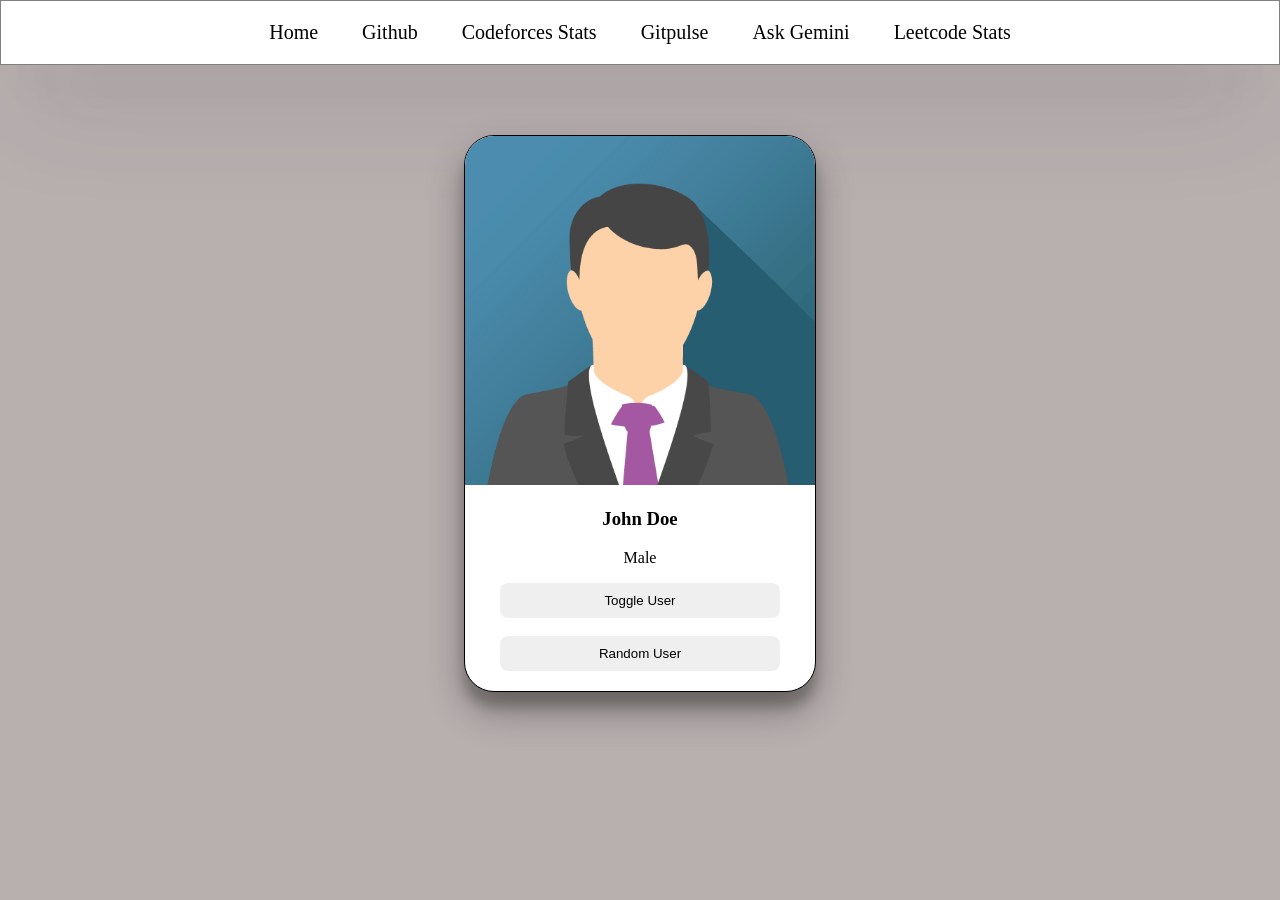
<file: target/classes/static/index.html>
<!DOCTYPE html>
<html lang="en">
<head>
    <meta charset="UTF-8">
    <meta name="viewport" content="width=device-width, initial-scale=1.0">
    <title>Auto Suggest</title>
    <link rel="stylesheet" href="index.css">
</head>
<body>
    <!-- <h1>Hello World!</h1> -->
     <div class="navbar">
        <a href="">Home</a>
        <a href="https://github.com/">Github</a>
        <a href="codeforces-stats.html" target="_blank"> Codeforces Stats</a>
        <a href="gitpulse.html" target="_blank"> Gitpulse</a>
        <a href="ask-gemini.html" target="_blank">Ask Gemini</a>
        <a href="leetcode-stats.html" target="_blank">Leetcode Stats</a>

        
     </div>

     <div class="card">
        <img id="user-image" src="john.png" alt="image not found">
        <h3 id="user-name">John Doe</h3>
        <p id="user-gender">Male</p>

        <button onclick="toggleUser()" >Toggle User</button>
        <br>
        <br>
        <button onclick="randomUser()"> Random User</button>
     </div>
    <script src="index.js"></script>
</body>
</html>
</file>
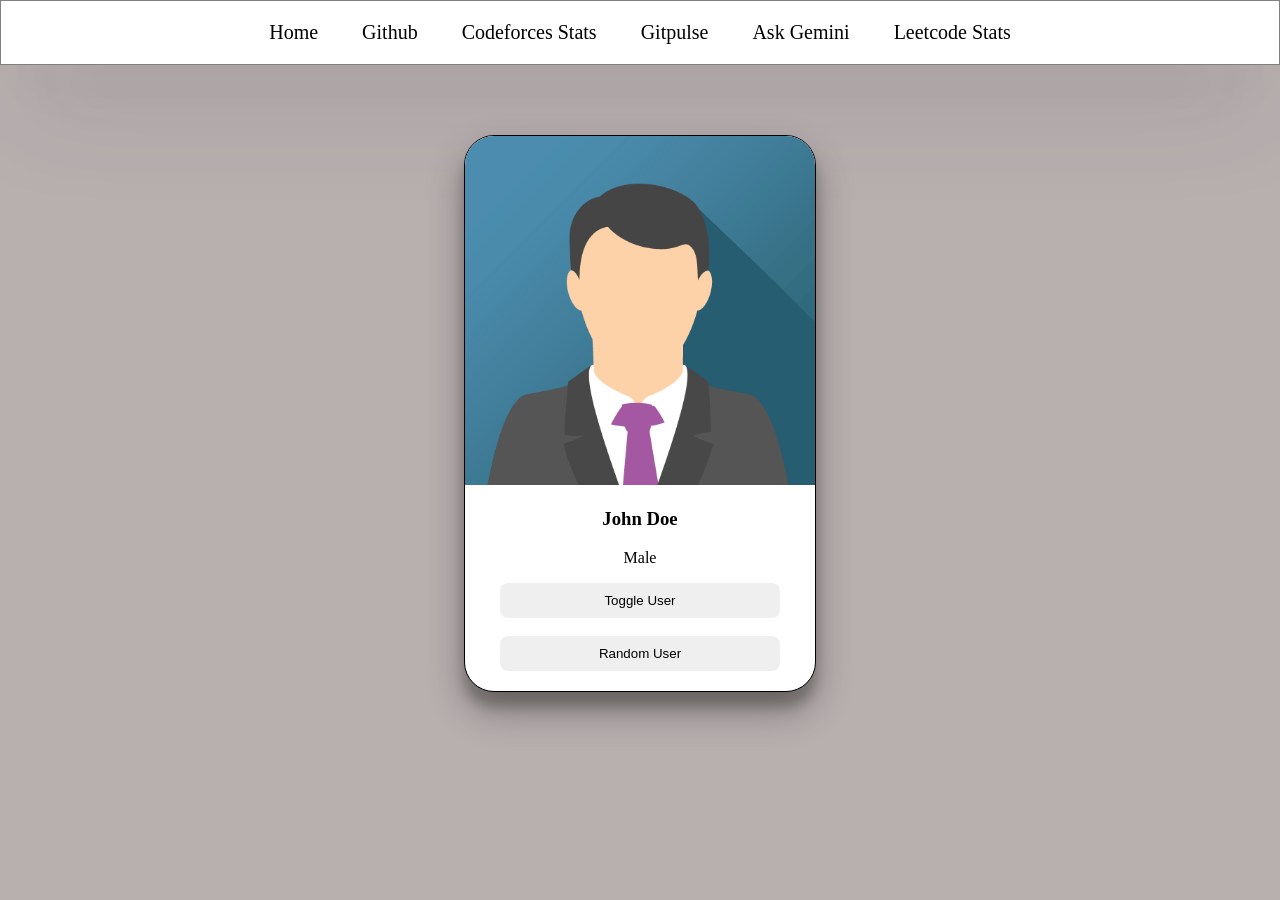
<file: src/main/resources/static/index.html>
<!DOCTYPE html>
<html lang="en">
<head>
    <meta charset="UTF-8">
    <meta name="viewport" content="width=device-width, initial-scale=1.0">
    <title>Auto Suggest</title>
    <link rel="stylesheet" href="index.css">
</head>
<body>
    <!-- <h1>Hello World!</h1> -->
     <div class="navbar">
        <a href="">Home</a>
        <a href="https://github.com/">Github</a>
        <a href="codeforces-stats.html" target="_blank"> Codeforces Stats</a>
        <a href="gitpulse.html" target="_blank"> Gitpulse</a>
        <a href="ask-gemini.html" target="_blank">Ask Gemini</a>
        <a href="leetcode-stats.html" target="_blank">Leetcode Stats</a>
     </div>

     <div class="card">
        <img id="user-image" src="john.png" alt="image not found">
        <h3 id="user-name">John Doe</h3>
        <p id="user-gender">Male</p>

        <button onclick="toggleUser()" >Toggle User</button>
        <br>
        <br>
        <button onclick="randomUser()"> Random User</button>
     </div>
    <script src="index.js"></script>
</body>
</html>
</file>
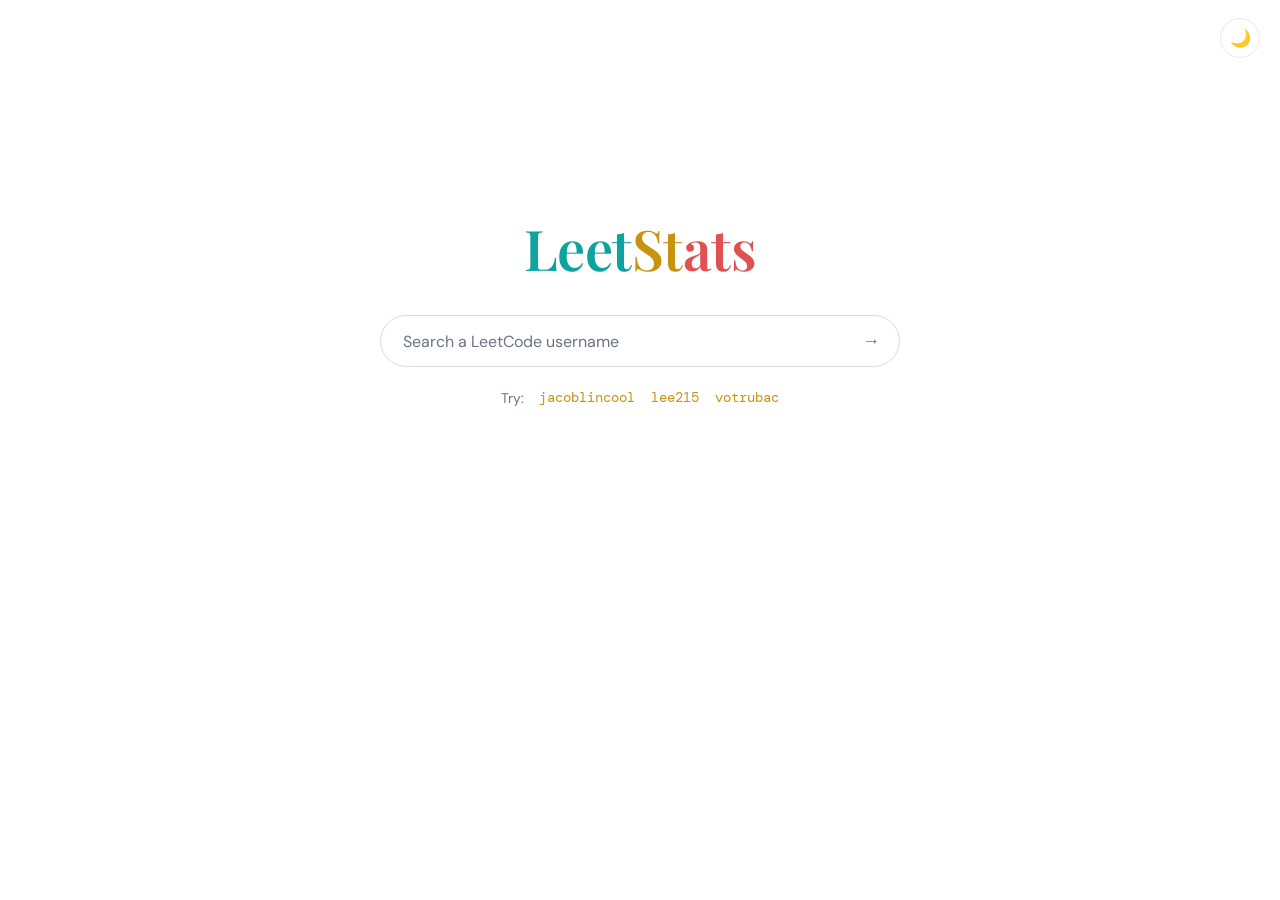
<file: leetcode-stats.html>
<!DOCTYPE html>
<html lang="en" data-theme="light">
<head>
<meta charset="UTF-8">
<meta name="viewport" content="width=device-width, initial-scale=1.0">
<title>LeetStats</title>
<link rel="preconnect" href="https://fonts.googleapis.com">
<link rel="preconnect" href="https://fonts.gstatic.com" crossorigin>
<link href="https://fonts.googleapis.com/css2?family=Playfair+Display:wght@600&family=DM+Sans:wght@400;500;700&family=DM+Mono:wght@400;500&display=swap" rel="stylesheet">
<style>
  :root, [data-theme="light"] {
    --bg: #ffffff;
    --text: #1f2328;
    --muted: #6b7280;
    --line: #e5e7eb;
    --surface: #ffffff;
    --input-border: #dadce0;
    --input-shadow: rgba(32, 33, 36, 0.12);
    --track: #f0f1f3;
    --easy: #0fa39e;
    --medium: #c8930f;
    --hard: #e05252;
    --accent: #c8930f;
    --card-shadow: 0 1px 3px rgba(32, 33, 36, 0.08), 0 8px 28px rgba(32, 33, 36, 0.06);
  }
  [data-theme="dark"] {
    --bg: #0a0b0d;
    --text: #e9e7e2;
    --muted: #8b8f98;
    --line: rgba(255, 255, 255, 0.09);
    --surface: #121418;
    --input-border: rgba(255, 255, 255, 0.14);
    --input-shadow: rgba(0, 0, 0, 0.5);
    --track: rgba(255, 255, 255, 0.08);
    --easy: #3ddad7;
    --medium: #e3b341;
    --hard: #ff6b6b;
    --accent: #e3b341;
    --card-shadow: 0 20px 50px rgba(0, 0, 0, 0.45);
  }

  * { margin: 0; padding: 0; box-sizing: border-box; }

  html, body { height: 100%; }

  body {
    background: var(--bg);
    color: var(--text);
    font-family: "DM Sans", system-ui, sans-serif;
    display: flex;
    flex-direction: column;
    align-items: center;
    transition: background 0.25s, color 0.25s;
  }

  /* theme toggle, top right */
  .theme-toggle {
    position: fixed;
    top: 18px;
    right: 20px;
    width: 40px;
    height: 40px;
    border-radius: 50%;
    border: 1px solid var(--line);
    background: var(--surface);
    color: var(--text);
    font-size: 17px;
    cursor: pointer;
    display: flex;
    align-items: center;
    justify-content: center;
    transition: background 0.25s, border-color 0.25s, transform 0.15s;
    z-index: 10;
  }
  .theme-toggle:hover { transform: scale(1.06); }
  .theme-toggle:focus-visible { outline: 2px solid var(--accent); outline-offset: 2px; }

  main {
    width: 100%;
    max-width: 640px;
    padding: 0 24px 64px;
    display: flex;
    flex-direction: column;
    align-items: center;
    /* Google-style: sits a bit above vertical center when idle */
    margin-top: clamp(96px, 24vh, 210px);
    transition: margin-top 0.45s cubic-bezier(0.3, 0.8, 0.3, 1);
  }
  body.has-result main { margin-top: 72px; }

  .wordmark {
    font-family: "Playfair Display", serif;
    font-weight: 600;
    font-size: clamp(40px, 8vw, 56px);
    letter-spacing: -0.01em;
    margin-bottom: 30px;
    user-select: none;
  }
  .wordmark .l { color: var(--easy); }
  .wordmark .e { color: var(--medium); }
  .wordmark .t { color: var(--hard); }

  /* search */
  .search {
    width: 100%;
    max-width: 520px;
    display: flex;
    align-items: center;
    gap: 12px;
    background: var(--surface);
    border: 1px solid var(--input-border);
    border-radius: 999px;
    padding: 0 8px 0 22px;
    height: 52px;
    transition: box-shadow 0.2s, border-color 0.2s, background 0.25s;
  }
  .search:focus-within {
    box-shadow: 0 2px 10px var(--input-shadow);
    border-color: transparent;
  }
  [data-theme="dark"] .search:focus-within { border-color: var(--accent); box-shadow: none; }

  .search input {
    flex: 1;
    min-width: 0;
    border: none;
    outline: none;
    background: transparent;
    color: var(--text);
    font-family: "DM Mono", monospace;
    font-size: 16px;
  }
  .search input::placeholder { color: var(--muted); font-family: "DM Sans", sans-serif; }

  .search button {
    border: none;
    background: transparent;
    color: var(--muted);
    font-size: 18px;
    width: 40px;
    height: 40px;
    border-radius: 50%;
    cursor: pointer;
    display: flex;
    align-items: center;
    justify-content: center;
    transition: color 0.15s, background 0.15s;
  }
  .search button:hover { color: var(--accent); background: var(--track); }
  .search button:focus-visible { outline: 2px solid var(--accent); outline-offset: 1px; }
  .search button:disabled { opacity: 0.45; cursor: wait; }

  .try {
    margin-top: 20px;
    font-size: 14px;
    color: var(--muted);
    display: flex;
    gap: 14px;
    align-items: center;
    flex-wrap: wrap;
    justify-content: center;
  }
  .try button {
    background: none;
    border: none;
    padding: 2px 1px;
    color: var(--accent);
    font-family: "DM Mono", monospace;
    font-size: 13.5px;
    cursor: pointer;
    border-bottom: 1px dashed transparent;
    transition: border-color 0.15s;
  }
  .try button:hover { border-bottom-color: var(--accent); }
  .try button:focus-visible { outline: 2px solid var(--accent); outline-offset: 2px; }

  /* states */
  .loader {
    margin-top: 52px;
    width: 34px; height: 34px;
    border: 3px solid var(--track);
    border-top-color: var(--accent);
    border-radius: 50%;
    animation: spin 0.8s linear infinite;
  }
  @keyframes spin { to { transform: rotate(360deg); } }

  .error {
    margin-top: 44px;
    text-align: center;
    color: var(--muted);
    font-size: 14.5px;
    line-height: 1.6;
    max-width: 420px;
  }
  .error b { color: var(--hard); font-weight: 700; display: block; margin-bottom: 4px; }

  /* card */
  .card {
    width: 100%;
    margin-top: 44px;
    background: var(--surface);
    border: 1px solid var(--line);
    border-radius: 18px;
    padding: 30px 34px;
    box-shadow: var(--card-shadow);
    animation: rise 0.45s cubic-bezier(0.2, 0.7, 0.3, 1) both;
    transition: background 0.25s, border-color 0.25s;
  }
  @keyframes rise {
    from { opacity: 0; transform: translateY(14px); }
    to   { opacity: 1; transform: translateY(0); }
  }

  .card-head {
    display: flex;
    justify-content: space-between;
    align-items: baseline;
    gap: 10px;
    flex-wrap: wrap;
    margin-bottom: 26px;
  }
  .card-head a {
    font-family: "Playfair Display", serif;
    font-size: 23px;
    font-weight: 600;
    color: var(--text);
    text-decoration: none;
  }
  .card-head a:hover { color: var(--accent); }
  .card-head .rank {
    font-family: "DM Mono", monospace;
    font-size: 13px;
    color: var(--muted);
  }
  .card-head .rank b { color: var(--accent); font-weight: 500; }

  .card-body {
    display: grid;
    grid-template-columns: 168px 1fr;
    gap: 34px;
    align-items: center;
  }

  .ring-wrap { position: relative; width: 168px; height: 168px; margin: 0 auto; }
  .ring-wrap svg { transform: rotate(-90deg); display: block; }
  .ring-track { fill: none; stroke: var(--track); stroke-width: 9; }
  .ring-fill {
    fill: none;
    stroke: var(--accent);
    stroke-width: 9;
    stroke-linecap: round;
    transition: stroke-dashoffset 1.1s cubic-bezier(0.3, 0.8, 0.3, 1), stroke 0.25s;
  }
  .ring-center {
    position: absolute; inset: 0;
    display: flex; flex-direction: column;
    align-items: center; justify-content: center;
  }
  .ring-center .big {
    font-family: "DM Mono", monospace;
    font-size: 36px;
    line-height: 1;
  }
  .ring-center .small {
    color: var(--muted);
    font-size: 11.5px;
    margin-top: 6px;
    letter-spacing: 0.06em;
    text-transform: uppercase;
  }

  .bars { display: flex; flex-direction: column; gap: 18px; }
  .bar-top {
    display: flex;
    justify-content: space-between;
    align-items: baseline;
    margin-bottom: 7px;
  }
  .bar-top .label {
    font-size: 12.5px;
    font-weight: 700;
    letter-spacing: 0.09em;
    text-transform: uppercase;
  }
  .bar-top .nums {
    font-family: "DM Mono", monospace;
    font-size: 13px;
    color: var(--muted);
  }
  .bar-top .nums b { color: var(--text); font-weight: 500; }
  .bar-track { height: 7px; border-radius: 99px; background: var(--track); overflow: hidden; }
  .bar-fill { height: 100%; width: 0; border-radius: 99px; transition: width 1.1s cubic-bezier(0.3, 0.8, 0.3, 1); }
  .easy   .label { color: var(--easy); }   .easy   .bar-fill { background: var(--easy); }
  .medium .label { color: var(--medium); } .medium .bar-fill { background: var(--medium); }
  .hard   .label { color: var(--hard); }   .hard   .bar-fill { background: var(--hard); }

  .hidden { display: none !important; }

  @media (max-width: 540px) {
    .card { padding: 24px 20px; }
    .card-body { grid-template-columns: 1fr; gap: 26px; }
  }

  @media (prefers-reduced-motion: reduce) {
    * { animation: none !important; transition: none !important; }
  }
</style>
</head>
<body>
  <button class="theme-toggle" id="theme-toggle" aria-label="Switch theme" title="Switch theme">🌙</button>

  <main>
    <h1 class="wordmark"><span class="l">Leet</span><span class="e">St</span><span class="t">ats</span></h1>

    <div class="search">
      <input id="username" type="text" placeholder="Search a LeetCode username" autocomplete="off" spellcheck="false" aria-label="LeetCode username">
      <button id="go" aria-label="Fetch stats" title="Fetch stats">→</button>
    </div>

    <div class="try">
      <span>Try:</span>
      <button data-u="jacoblincool">jacoblincool</button>
      <button data-u="lee215">lee215</button>
      <button data-u="votrubac">votrubac</button>
    </div>

    <div id="loading" class="loader hidden" role="status" aria-label="Loading"></div>

    <div id="error" class="error hidden" role="alert">
      <b>Couldn't fetch that profile</b>
      <span id="error-msg"></span>
    </div>

    <section id="card" class="card hidden" aria-live="polite">
      <div class="card-head">
        <a id="profile-link" href="#" target="_blank" rel="noopener"></a>
        <span class="rank">Rank <b id="ranking">—</b></span>
      </div>
      <div class="card-body">
        <div class="ring-wrap">
          <svg width="168" height="168" viewBox="0 0 168 168" aria-hidden="true">
            <circle class="ring-track" cx="84" cy="84" r="74"></circle>
            <circle class="ring-fill" id="ring" cx="84" cy="84" r="74"></circle>
          </svg>
          <div class="ring-center">
            <div class="big" id="total-solved">0</div>
            <div class="small" id="total-label">solved</div>
          </div>
        </div>
        <div class="bars">
          <div class="bar-row easy">
            <div class="bar-top"><span class="label">Easy</span>
              <span class="nums"><b id="easy-solved">0</b> / <span id="easy-total">0</span></span></div>
            <div class="bar-track"><div class="bar-fill" id="easy-bar"></div></div>
          </div>
          <div class="bar-row medium">
            <div class="bar-top"><span class="label">Medium</span>
              <span class="nums"><b id="medium-solved">0</b> / <span id="medium-total">0</span></span></div>
            <div class="bar-track"><div class="bar-fill" id="medium-bar"></div></div>
          </div>
          <div class="bar-row hard">
            <div class="bar-top"><span class="label">Hard</span>
              <span class="nums"><b id="hard-solved">0</b> / <span id="hard-total">0</span></span></div>
            <div class="bar-track"><div class="bar-fill" id="hard-bar"></div></div>
          </div>
        </div>
      </div>
    </section>
  </main>

<script>
(function () {
  "use strict";

  /* ---------- theme ---------- */
  var root = document.documentElement;
  var toggle = document.getElementById("theme-toggle");
  var prefersDark = window.matchMedia("(prefers-color-scheme: dark)").matches;
  setTheme(prefersDark ? "dark" : "light");

  function setTheme(t) {
    root.setAttribute("data-theme", t);
    toggle.textContent = t === "dark" ? "☀️" : "🌙";
  }
  toggle.addEventListener("click", function () {
    setTheme(root.getAttribute("data-theme") === "dark" ? "light" : "dark");
  });

  /* ---------- elements ---------- */
  var input = document.getElementById("username");
  var goBtn = document.getElementById("go");
  var loadingEl = document.getElementById("loading");
  var errorEl = document.getElementById("error");
  var errorMsg = document.getElementById("error-msg");
  var cardEl = document.getElementById("card");

  var RING_R = 74;
  var RING_C = 2 * Math.PI * RING_R;
  var ring = document.getElementById("ring");
  ring.setAttribute("stroke-dasharray", RING_C);
  ring.setAttribute("stroke-dashoffset", RING_C);

  /* ---------- data sources (tried in order) ---------- */
  var SOURCES = [
    {
      url: function (u) { return "https://leetcode-api-faisalshohag.vercel.app/" + encodeURIComponent(u); },
      parse: function (d) {
        if (!d || d.errors || d.totalSolved === undefined) return null;
        return pick(d);
      }
    },
    {
      url: function (u) { return "https://alfa-leetcode-api.onrender.com/userProfile/" + encodeURIComponent(u); },
      parse: function (d) {
        if (!d || d.errors || d.totalSolved === undefined) return null;
        return pick(d);
      }
    },
    {
      url: function (u) { return "https://leetcode-stats-api.herokuapp.com/" + encodeURIComponent(u); },
      parse: function (d) {
        if (!d || d.status !== "success") return null;
        return pick(d);
      }
    }
  ];

  function pick(d) {
    return {
      totalSolved: d.totalSolved, totalQuestions: d.totalQuestions,
      easySolved: d.easySolved, totalEasy: d.totalEasy,
      mediumSolved: d.mediumSolved, totalMedium: d.totalMedium,
      hardSolved: d.hardSolved, totalHard: d.totalHard,
      ranking: d.ranking
    };
  }

  function fetchWithTimeout(url, ms) {
    var ctrl = new AbortController();
    var t = setTimeout(function () { ctrl.abort(); }, ms);
    return fetch(url, { signal: ctrl.signal })
      .then(function (r) { return r.json(); })
      .finally(function () { clearTimeout(t); });
  }

  function fetchStats(username) {
    var i = 0;
    function tryNext() {
      if (i >= SOURCES.length) return Promise.reject(new Error("all sources failed"));
      var src = SOURCES[i++];
      return fetchWithTimeout(src.url(username), 12000)
        .then(function (json) {
          var parsed = src.parse(json);
          return parsed || tryNext();
        })
        .catch(function () { return tryNext(); });
    }
    return tryNext();
  }

  /* ---------- rendering ---------- */
  function fmt(n) {
    if (n === null || n === undefined || isNaN(n)) return "—";
    return Number(n).toLocaleString("en-US");
  }

  function countUp(el, target, ms) {
    var reduce = window.matchMedia("(prefers-reduced-motion: reduce)").matches;
    if (reduce || !target) { el.textContent = fmt(target || 0); return; }
    var start = performance.now();
    (function step(now) {
      var p = Math.min(((now || performance.now()) - start) / ms, 1);
      var eased = 1 - Math.pow(1 - p, 3);
      el.textContent = fmt(Math.round(target * eased));
      if (p < 1) requestAnimationFrame(step);
    })();
  }

  function setBar(id, solved, total) {
    var pct = total > 0 ? (solved / total) * 100 : 0;
    document.getElementById(id).style.width = Math.max(pct, solved > 0 ? 2 : 0) + "%";
  }

  function render(username, s) {
    var link = document.getElementById("profile-link");
    link.textContent = username;
    link.href = "https://leetcode.com/u/" + encodeURIComponent(username) + "/";

    document.getElementById("ranking").textContent = "#" + fmt(s.ranking);
    document.getElementById("total-label").textContent = "of " + fmt(s.totalQuestions);
    document.getElementById("easy-solved").textContent = fmt(s.easySolved);
    document.getElementById("easy-total").textContent = fmt(s.totalEasy);
    document.getElementById("medium-solved").textContent = fmt(s.mediumSolved);
    document.getElementById("medium-total").textContent = fmt(s.totalMedium);
    document.getElementById("hard-solved").textContent = fmt(s.hardSolved);
    document.getElementById("hard-total").textContent = fmt(s.totalHard);

    document.body.classList.add("has-result");
    cardEl.classList.remove("hidden");

    requestAnimationFrame(function () {
      requestAnimationFrame(function () {
        countUp(document.getElementById("total-solved"), s.totalSolved, 1100);
        var pct = s.totalQuestions > 0 ? s.totalSolved / s.totalQuestions : 0;
        ring.setAttribute("stroke-dashoffset", RING_C * (1 - pct));
        setBar("easy-bar", s.easySolved, s.totalEasy);
        setBar("medium-bar", s.mediumSolved, s.totalMedium);
        setBar("hard-bar", s.hardSolved, s.totalHard);
      });
    });
  }

  function resetCard() {
    ring.setAttribute("stroke-dashoffset", RING_C);
    ["easy-bar", "medium-bar", "hard-bar"].forEach(function (id) {
      document.getElementById(id).style.width = "0";
    });
    document.getElementById("total-solved").textContent = "0";
  }

  /* ---------- flow ---------- */
  var busy = false;

  function lookup(username) {
    username = (username || "").trim();
    if (!username || busy) return;
    busy = true;

    input.value = username;
    goBtn.disabled = true;
    errorEl.classList.add("hidden");
    cardEl.classList.add("hidden");
    resetCard();
    loadingEl.classList.remove("hidden");

    fetchStats(username)
      .then(function (stats) {
        loadingEl.classList.add("hidden");
        render(username, stats);
      })
      .catch(function () {
        loadingEl.classList.add("hidden");
        errorMsg.textContent = 'No stats found for "' + username +
          '". Check the spelling, or the public stats APIs may be briefly busy — try again in a moment.';
        errorEl.classList.remove("hidden");
      })
      .finally(function () {
        goBtn.disabled = false;
        busy = false;
      });
  }

  goBtn.addEventListener("click", function () { lookup(input.value); });
  input.addEventListener("keydown", function (e) { if (e.key === "Enter") lookup(input.value); });
  document.querySelectorAll(".try button").forEach(function (b) {
    b.addEventListener("click", function () { lookup(b.dataset.u); });
  });
})();
</script>
</body>
</html>
</file>
<file: target/classes/static/index.css>
body{
    margin: 0px;
    background-color: rgb(184, 175, 175);
}

h1 {
    color: red;
}

.navbar{
    border-style: solid;
    border-width: 1px;
    border-color: gray;
    padding: 20px;
    text-align: center;
    background-color: white;
    box-shadow: rgba(50, 50, 93, 0.25) 0px 50px 100px -20px, rgba(0, 0, 0, 0.3) 0px 30px 60px -30px;
}

.navbar a{
    padding: 20px;
    text-decoration: none;
    color: black;
    font-size: 20px;
}

.navbar a:hover{
    color: blue;
    background-color: aqua;
}

.card{
    border: 1px solid black;
    width: 350px;
    border-radius: 30px;
    text-align: center;
    margin-top: 70px;
    overflow: hidden;
    /* margin-left: 40%; */
    margin-left: auto;
    margin-right: auto;
    padding-bottom: 20px;
    background-color: white;
    box-shadow: rgba(0, 0, 0, 0.3) 0px 19px 38px, rgba(0, 0, 0, 0.22) 0px 15px 12px;
}

.card img{
    /* width: 300px; */
    width: 100%;
}

.card button{
    border-style: none;
    padding: 10px;
    width: 80%;
    border-radius: 8px;
}
</file>
<file: src/main/resources/static/index.css>
body{
    margin: 0px;
    background-color: rgb(184, 175, 175);
}

h1 {
    color: red;
}

.navbar{
    border-style: solid;
    border-width: 1px;
    border-color: gray;
    padding: 20px;
    text-align: center;
    background-color: white;
    box-shadow: rgba(50, 50, 93, 0.25) 0px 50px 100px -20px, rgba(0, 0, 0, 0.3) 0px 30px 60px -30px;
}

.navbar a{
    padding: 20px;
    text-decoration: none;
    color: black;
    font-size: 20px;
}

.navbar a:hover{
    color: blue;
    background-color: aqua;
}

.card{
    border: 1px solid black;
    width: 350px;
    border-radius: 30px;
    text-align: center;
    margin-top: 70px;
    overflow: hidden;
    /* margin-left: 40%; */
    margin-left: auto;
    margin-right: auto;
    padding-bottom: 20px;
    background-color: white;
    box-shadow: rgba(0, 0, 0, 0.3) 0px 19px 38px, rgba(0, 0, 0, 0.22) 0px 15px 12px;
}

.card img{
    /* width: 300px; */
    width: 100%;
}

.card button{
    border-style: none;
    padding: 10px;
    width: 80%;
    border-radius: 8px;
}
</file>
